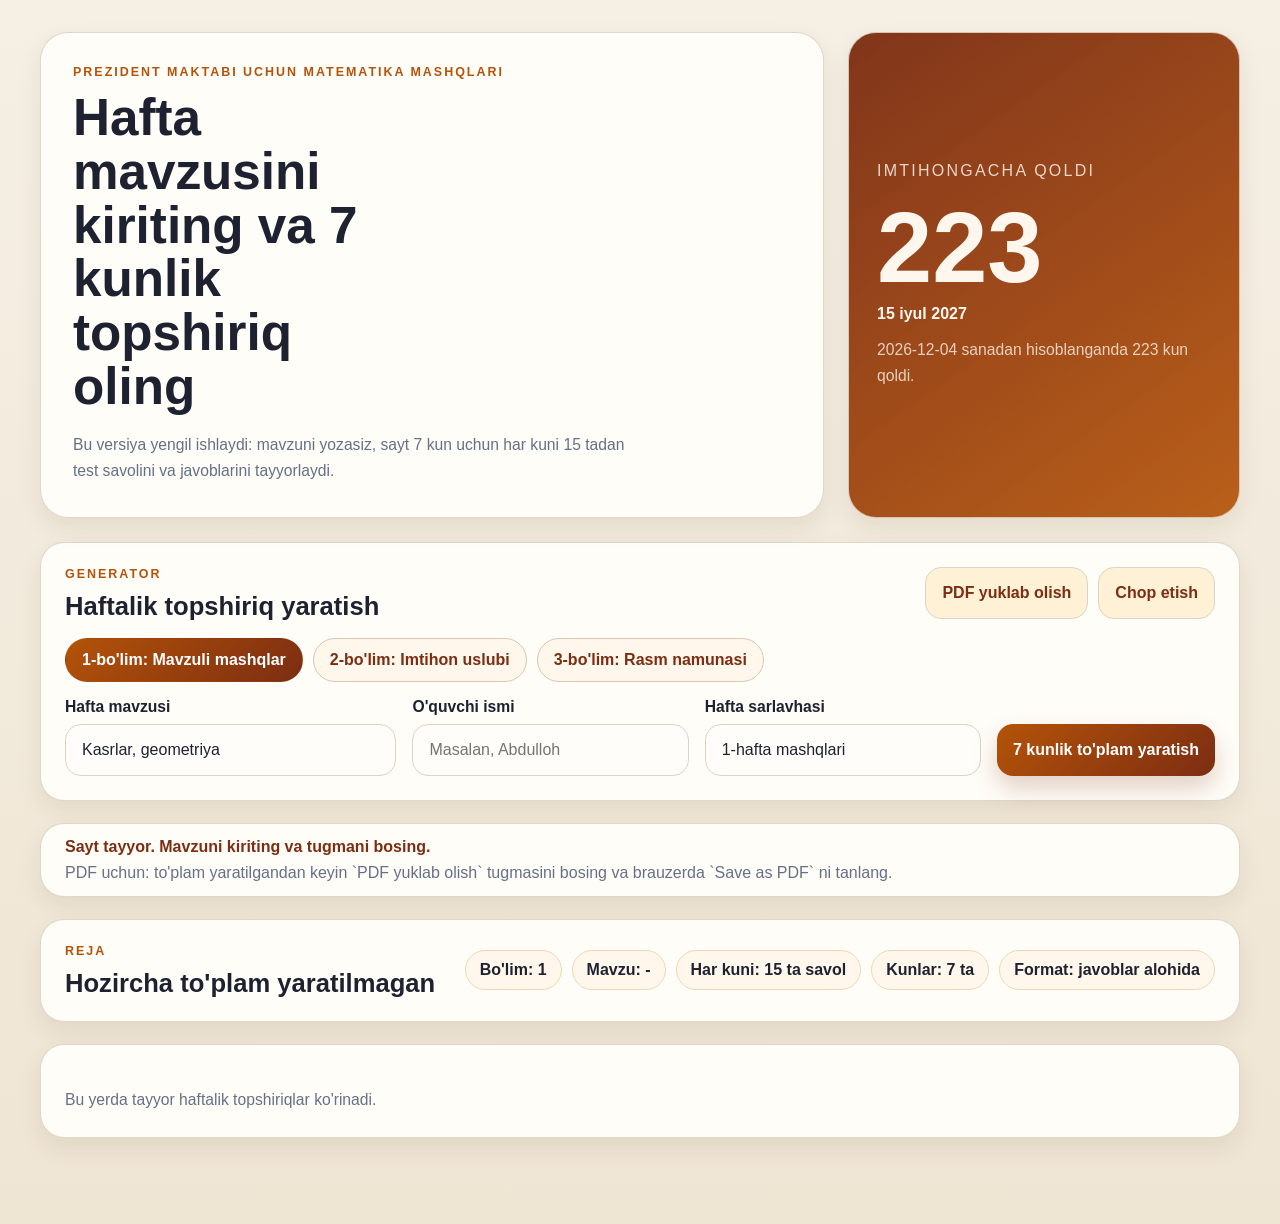
<file: index.html>
<!DOCTYPE html>
<html lang="uz">
<head>
  <meta charset="UTF-8">
  <meta name="viewport" content="width=device-width, initial-scale=1.0">
  <title>Prezident Maktabi Matematika Tayyorlov</title>
  <link rel="stylesheet" href="styles.css">
</head>
<body>
  <div class="page-shell">
    <header class="hero">
      <div class="hero-copy">
        <p class="eyebrow">Prezident maktabi uchun matematika mashqlari</p>
        <h1>Hafta mavzusini kiriting va 7 kunlik topshiriq oling</h1>
        <p class="hero-text">
          Bu versiya yengil ishlaydi: mavzuni yozasiz, sayt 7 kun uchun har kuni 15 tadan
          test savolini va javoblarini tayyorlaydi.
        </p>
      </div>

      <aside class="countdown-card">
        <p class="countdown-label">Imtihongacha qoldi</p>
        <div class="countdown-days" id="countdown-days">0</div>
        <p class="countdown-date">15 iyul 2027</p>
        <p class="countdown-note" id="countdown-note">Bugungi sana asosida hisoblanadi.</p>
      </aside>
    </header>

    <main>
      <section class="panel controls-panel">
        <div class="panel-header">
          <div>
            <p class="section-kicker">Generator</p>
            <h2>Haftalik topshiriq yaratish</h2>
          </div>
          <div class="action-row">
            <button type="button" class="ghost-button" id="pdf-button">PDF yuklab olish</button>
            <button type="button" class="ghost-button" id="print-button">Chop etish</button>
          </div>
        </div>

        <div class="mode-switch" id="mode-switch">
          <button type="button" class="mode-button active" data-mode="topic">1-bo'lim: Mavzuli mashqlar</button>
          <button type="button" class="mode-button" data-mode="exam">2-bo'lim: Imtihon uslubi</button>
          <button type="button" class="mode-button" data-mode="example">3-bo'lim: Rasm namunasi</button>
        </div>

        <form id="generator-form" class="simple-form">
          <label>
            <span>Hafta mavzusi</span>
            <input id="topic-input" type="text" value="Kasrlar, geometriya" placeholder="Masalan, kasrlar, geometriya, foizlar">
          </label>

          <label>
            <span>O'quvchi ismi</span>
            <input id="student-input" type="text" placeholder="Masalan, Abdulloh">
          </label>

          <label>
            <span>Hafta sarlavhasi</span>
            <input id="title-input" type="text" value="1-hafta mashqlari">
          </label>

          <button type="submit" class="primary-button">7 kunlik to'plam yaratish</button>
        </form>

        <div class="example-panel" id="example-panel" hidden>
          <div class="example-grid">
            <label>
              <span>Misol sahifalari rasmi</span>
              <input id="example-images" type="file" accept="image/*" multiple>
            </label>

            <label>
              <span>Misollar haqida qisqa izoh</span>
              <textarea id="example-notes" rows="4" placeholder="Masalan: kasrlar, diagramma, vaqt, mantiqiy masalalar"></textarea>
            </label>
          </div>
          <div id="example-preview" class="example-preview">
            <p class="hero-text">Rasm yuklanganda shu yerda ko'rinadi.</p>
          </div>
        </div>
      </section>

      <section class="panel status-panel">
        <p id="status-text">Sayt tayyor. Mavzuni kiriting va tugmani bosing.</p>
        <p id="pdf-help" class="status-help">PDF uchun: to'plam yaratilgandan keyin `PDF yuklab olish` tugmasini bosing va brauzerda `Save as PDF` ni tanlang.</p>
      </section>

      <section class="panel summary-panel">
        <div>
          <p class="section-kicker">Reja</p>
          <h2 id="summary-title">Hozircha to'plam yaratilmagan</h2>
        </div>
        <div class="summary-pills">
          <span class="pill" id="summary-mode">Bo'lim: 1</span>
          <span class="pill" id="summary-topic">Mavzu: -</span>
          <span class="pill">Har kuni: 15 ta savol</span>
          <span class="pill">Kunlar: 7 ta</span>
          <span class="pill">Format: javoblar alohida</span>
        </div>
      </section>

      <section class="panel" id="result-panel">
        <div id="result-content" class="result-content">
          <p class="hero-text">Bu yerda tayyor haftalik topshiriqlar ko'rinadi.</p>
        </div>
      </section>
    </main>
  </div>

  <script src="script.js"></script>
</body>
</html>
</file>
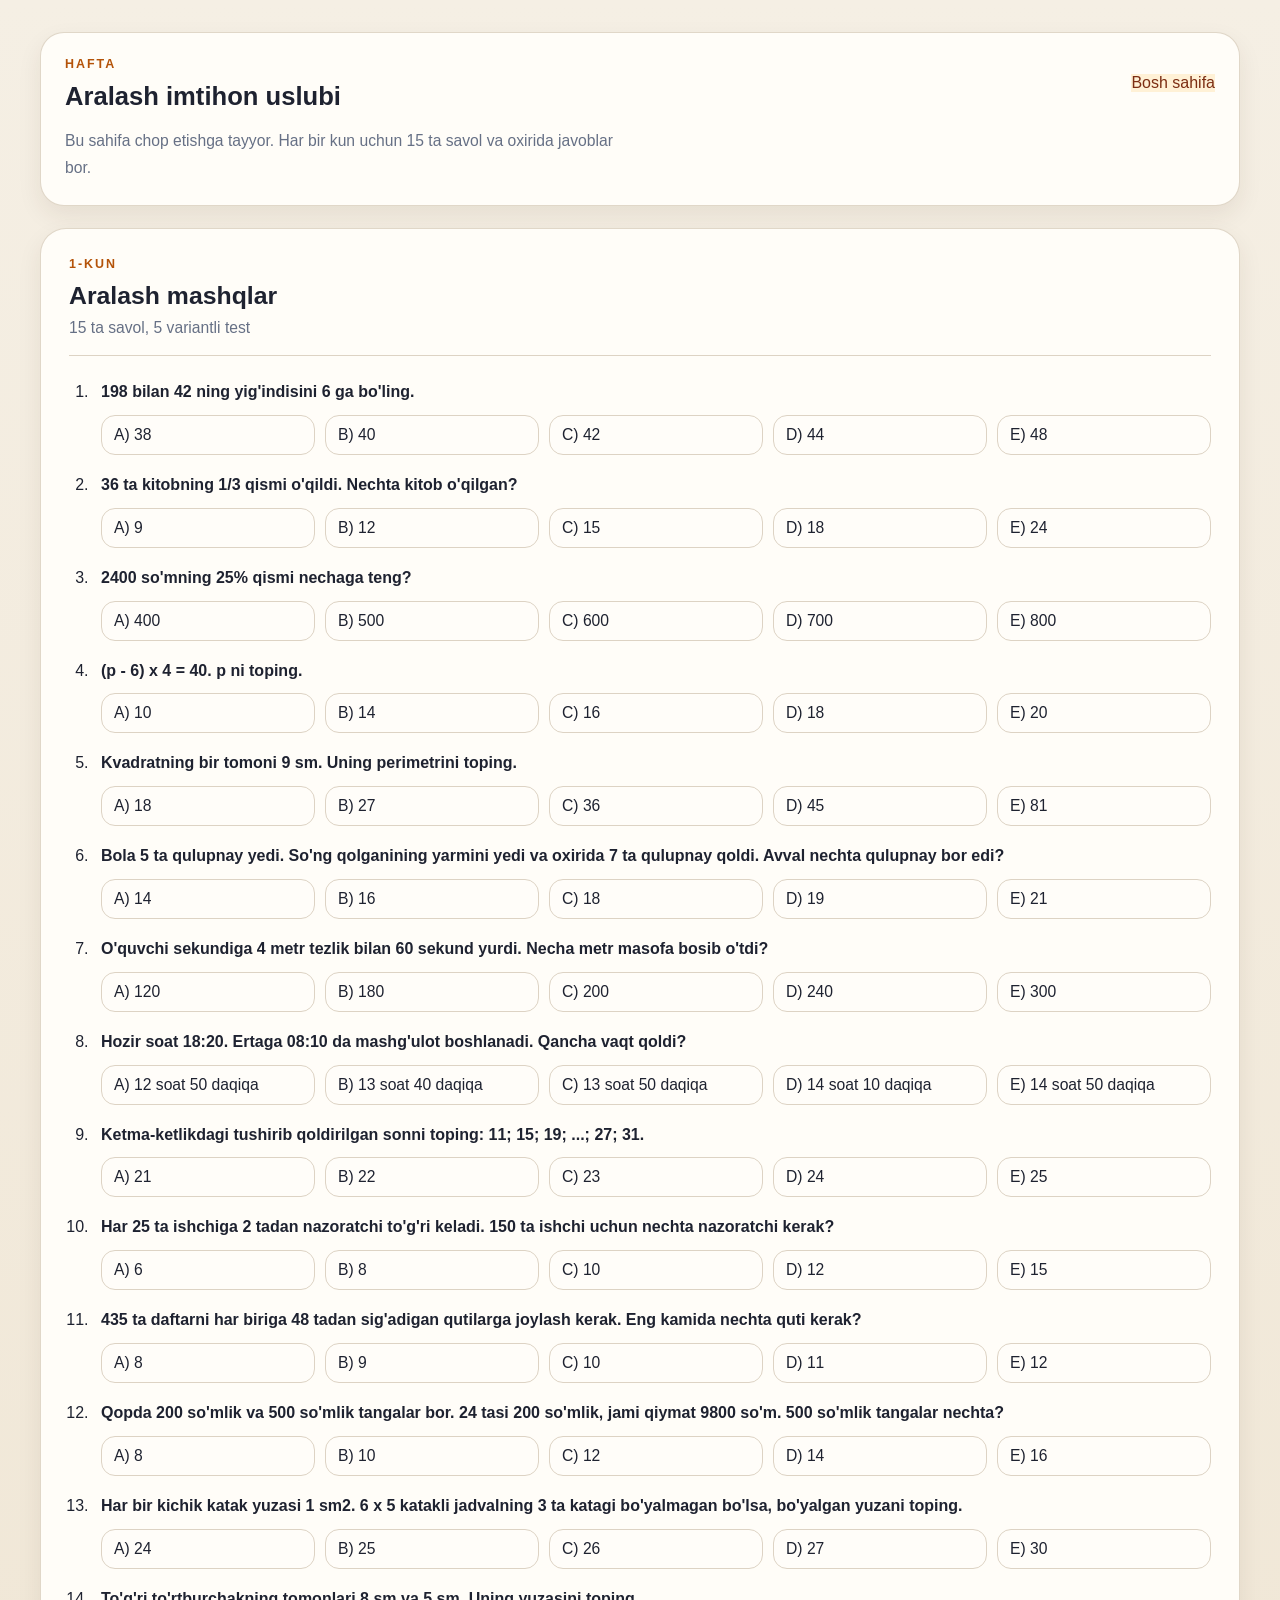
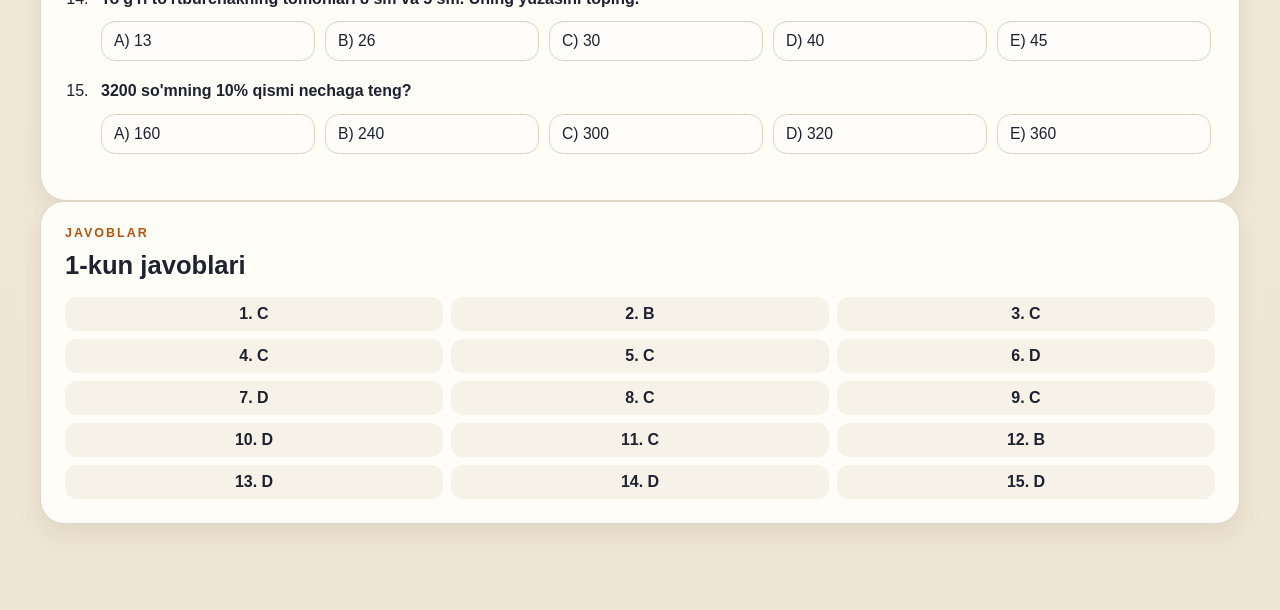
<file: week-aralash.html>
<!DOCTYPE html>
<html lang="uz">
<head>
  <meta charset="UTF-8">
  <meta name="viewport" content="width=device-width, initial-scale=1.0">
  <title>Aralash Hafta</title>
  <link rel="stylesheet" href="styles.css">
</head>
<body>
  <div class="page-shell">
    <section class="panel">
      <div class="panel-header">
        <div>
          <p class="section-kicker">Hafta</p>
          <h2>Aralash imtihon uslubi</h2>
        </div>
        <a class="ghost-button link-button" href="index.html">Bosh sahifa</a>
      </div>
      <p class="hero-text">Bu sahifa chop etishga tayyor. Har bir kun uchun 15 ta savol va oxirida javoblar bor.</p>
    </section>

    <section class="sheet">
      <header class="sheet-header">
        <div>
          <p class="sheet-kicker">1-kun</p>
          <h3>Aralash mashqlar</h3>
          <p class="sheet-meta">15 ta savol, 5 variantli test</p>
        </div>
      </header>
      <ol class="question-list">
        <li><div class="question-text">198 bilan 42 ning yig'indisini 6 ga bo'ling.</div><div class="question-options"><div class="option-chip">A) 38</div><div class="option-chip">B) 40</div><div class="option-chip">C) 42</div><div class="option-chip">D) 44</div><div class="option-chip">E) 48</div></div></li>
        <li><div class="question-text">36 ta kitobning 1/3 qismi o'qildi. Nechta kitob o'qilgan?</div><div class="question-options"><div class="option-chip">A) 9</div><div class="option-chip">B) 12</div><div class="option-chip">C) 15</div><div class="option-chip">D) 18</div><div class="option-chip">E) 24</div></div></li>
        <li><div class="question-text">2400 so'mning 25% qismi nechaga teng?</div><div class="question-options"><div class="option-chip">A) 400</div><div class="option-chip">B) 500</div><div class="option-chip">C) 600</div><div class="option-chip">D) 700</div><div class="option-chip">E) 800</div></div></li>
        <li><div class="question-text">(p - 6) x 4 = 40. p ni toping.</div><div class="question-options"><div class="option-chip">A) 10</div><div class="option-chip">B) 14</div><div class="option-chip">C) 16</div><div class="option-chip">D) 18</div><div class="option-chip">E) 20</div></div></li>
        <li><div class="question-text">Kvadratning bir tomoni 9 sm. Uning perimetrini toping.</div><div class="question-options"><div class="option-chip">A) 18</div><div class="option-chip">B) 27</div><div class="option-chip">C) 36</div><div class="option-chip">D) 45</div><div class="option-chip">E) 81</div></div></li>
        <li><div class="question-text">Bola 5 ta qulupnay yedi. So'ng qolganining yarmini yedi va oxirida 7 ta qulupnay qoldi. Avval nechta qulupnay bor edi?</div><div class="question-options"><div class="option-chip">A) 14</div><div class="option-chip">B) 16</div><div class="option-chip">C) 18</div><div class="option-chip">D) 19</div><div class="option-chip">E) 21</div></div></li>
        <li><div class="question-text">O'quvchi sekundiga 4 metr tezlik bilan 60 sekund yurdi. Necha metr masofa bosib o'tdi?</div><div class="question-options"><div class="option-chip">A) 120</div><div class="option-chip">B) 180</div><div class="option-chip">C) 200</div><div class="option-chip">D) 240</div><div class="option-chip">E) 300</div></div></li>
        <li><div class="question-text">Hozir soat 18:20. Ertaga 08:10 da mashg'ulot boshlanadi. Qancha vaqt qoldi?</div><div class="question-options"><div class="option-chip">A) 12 soat 50 daqiqa</div><div class="option-chip">B) 13 soat 40 daqiqa</div><div class="option-chip">C) 13 soat 50 daqiqa</div><div class="option-chip">D) 14 soat 10 daqiqa</div><div class="option-chip">E) 14 soat 50 daqiqa</div></div></li>
        <li><div class="question-text">Ketma-ketlikdagi tushirib qoldirilgan sonni toping: 11; 15; 19; ...; 27; 31.</div><div class="question-options"><div class="option-chip">A) 21</div><div class="option-chip">B) 22</div><div class="option-chip">C) 23</div><div class="option-chip">D) 24</div><div class="option-chip">E) 25</div></div></li>
        <li><div class="question-text">Har 25 ta ishchiga 2 tadan nazoratchi to'g'ri keladi. 150 ta ishchi uchun nechta nazoratchi kerak?</div><div class="question-options"><div class="option-chip">A) 6</div><div class="option-chip">B) 8</div><div class="option-chip">C) 10</div><div class="option-chip">D) 12</div><div class="option-chip">E) 15</div></div></li>
        <li><div class="question-text">435 ta daftarni har biriga 48 tadan sig'adigan qutilarga joylash kerak. Eng kamida nechta quti kerak?</div><div class="question-options"><div class="option-chip">A) 8</div><div class="option-chip">B) 9</div><div class="option-chip">C) 10</div><div class="option-chip">D) 11</div><div class="option-chip">E) 12</div></div></li>
        <li><div class="question-text">Qopda 200 so'mlik va 500 so'mlik tangalar bor. 24 tasi 200 so'mlik, jami qiymat 9800 so'm. 500 so'mlik tangalar nechta?</div><div class="question-options"><div class="option-chip">A) 8</div><div class="option-chip">B) 10</div><div class="option-chip">C) 12</div><div class="option-chip">D) 14</div><div class="option-chip">E) 16</div></div></li>
        <li><div class="question-text">Har bir kichik katak yuzasi 1 sm2. 6 x 5 katakli jadvalning 3 ta katagi bo'yalmagan bo'lsa, bo'yalgan yuzani toping.</div><div class="question-options"><div class="option-chip">A) 24</div><div class="option-chip">B) 25</div><div class="option-chip">C) 26</div><div class="option-chip">D) 27</div><div class="option-chip">E) 30</div></div></li>
        <li><div class="question-text">To'g'ri to'rtburchakning tomonlari 8 sm va 5 sm. Uning yuzasini toping.</div><div class="question-options"><div class="option-chip">A) 13</div><div class="option-chip">B) 26</div><div class="option-chip">C) 30</div><div class="option-chip">D) 40</div><div class="option-chip">E) 45</div></div></li>
        <li><div class="question-text">3200 so'mning 10% qismi nechaga teng?</div><div class="question-options"><div class="option-chip">A) 160</div><div class="option-chip">B) 240</div><div class="option-chip">C) 300</div><div class="option-chip">D) 320</div><div class="option-chip">E) 360</div></div></li>
      </ol>
    </section>

    <section class="panel answers-panel">
      <div class="panel-header">
        <div>
          <p class="section-kicker">Javoblar</p>
          <h2>1-kun javoblari</h2>
        </div>
      </div>
      <div class="answer-list">
        <div class="answer-item">1. C</div><div class="answer-item">2. B</div><div class="answer-item">3. C</div><div class="answer-item">4. C</div><div class="answer-item">5. C</div>
        <div class="answer-item">6. D</div><div class="answer-item">7. D</div><div class="answer-item">8. C</div><div class="answer-item">9. C</div><div class="answer-item">10. D</div>
        <div class="answer-item">11. C</div><div class="answer-item">12. B</div><div class="answer-item">13. D</div><div class="answer-item">14. D</div><div class="answer-item">15. D</div>
      </div>
    </section>
  </div>
</body>
</html>
</file>
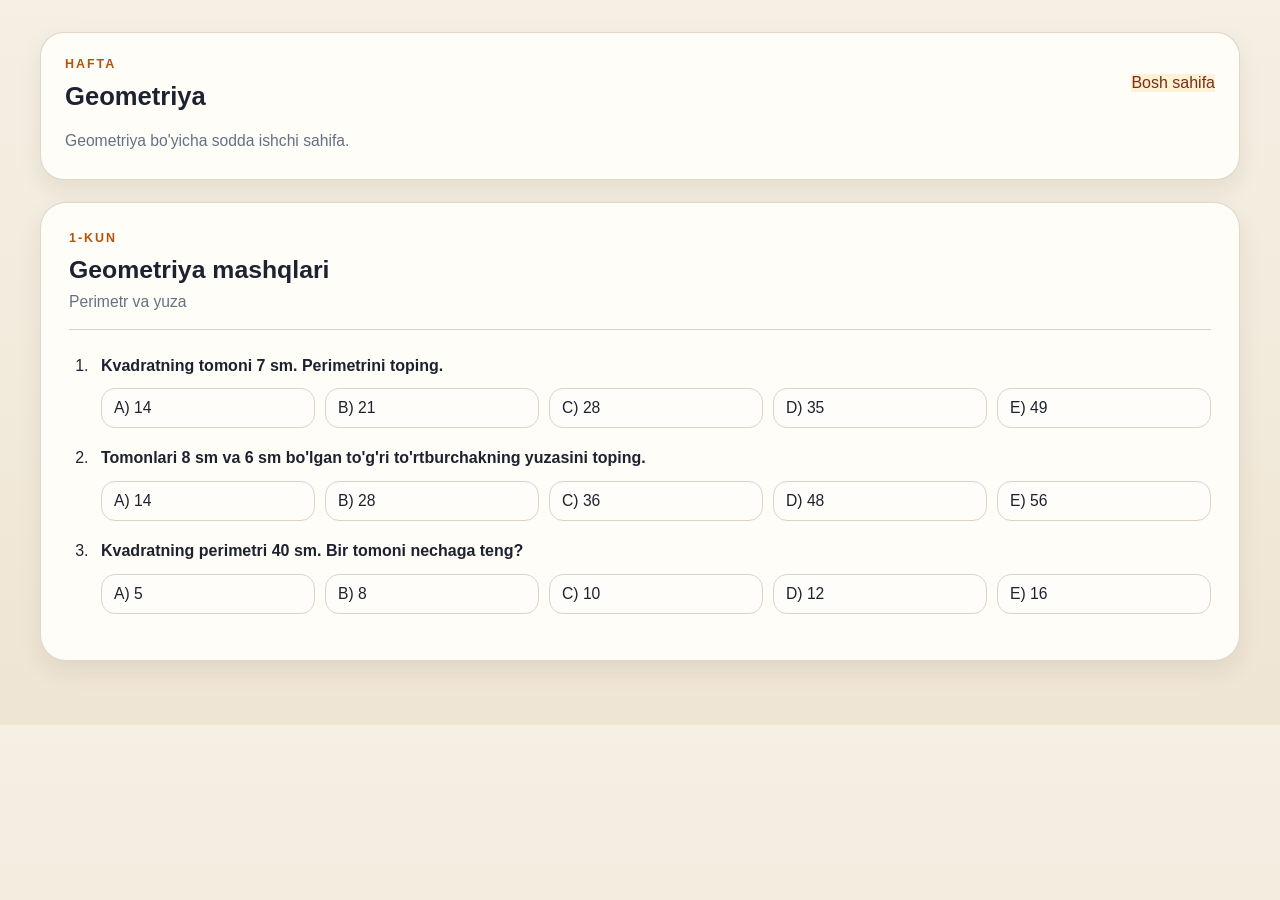
<file: week-geometriya.html>
<!DOCTYPE html>
<html lang="uz">
<head>
  <meta charset="UTF-8">
  <meta name="viewport" content="width=device-width, initial-scale=1.0">
  <title>Geometriya Hafta</title>
  <link rel="stylesheet" href="styles.css">
</head>
<body>
  <div class="page-shell">
    <section class="panel">
      <div class="panel-header">
        <div>
          <p class="section-kicker">Hafta</p>
          <h2>Geometriya</h2>
        </div>
        <a class="ghost-button link-button" href="index.html">Bosh sahifa</a>
      </div>
      <p class="hero-text">Geometriya bo'yicha sodda ishchi sahifa.</p>
    </section>

    <section class="sheet">
      <header class="sheet-header">
        <div>
          <p class="sheet-kicker">1-kun</p>
          <h3>Geometriya mashqlari</h3>
          <p class="sheet-meta">Perimetr va yuza</p>
        </div>
      </header>
      <ol class="question-list">
        <li><div class="question-text">Kvadratning tomoni 7 sm. Perimetrini toping.</div><div class="question-options"><div class="option-chip">A) 14</div><div class="option-chip">B) 21</div><div class="option-chip">C) 28</div><div class="option-chip">D) 35</div><div class="option-chip">E) 49</div></div></li>
        <li><div class="question-text">Tomonlari 8 sm va 6 sm bo'lgan to'g'ri to'rtburchakning yuzasini toping.</div><div class="question-options"><div class="option-chip">A) 14</div><div class="option-chip">B) 28</div><div class="option-chip">C) 36</div><div class="option-chip">D) 48</div><div class="option-chip">E) 56</div></div></li>
        <li><div class="question-text">Kvadratning perimetri 40 sm. Bir tomoni nechaga teng?</div><div class="question-options"><div class="option-chip">A) 5</div><div class="option-chip">B) 8</div><div class="option-chip">C) 10</div><div class="option-chip">D) 12</div><div class="option-chip">E) 16</div></div></li>
      </ol>
    </section>
  </div>
</body>
</html>
</file>
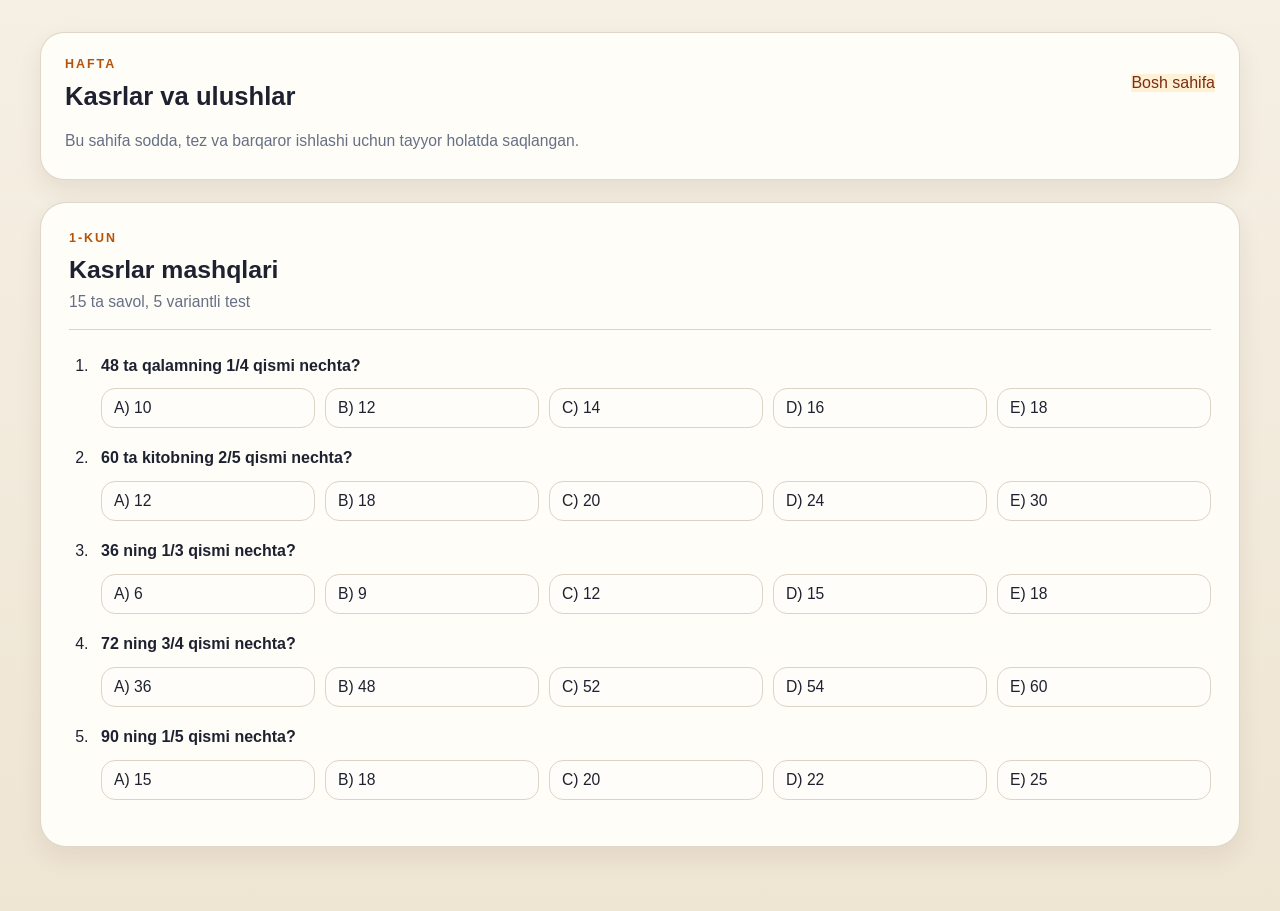
<file: week-kasrlar.html>
<!DOCTYPE html>
<html lang="uz">
<head>
  <meta charset="UTF-8">
  <meta name="viewport" content="width=device-width, initial-scale=1.0">
  <title>Kasrlar Hafta</title>
  <link rel="stylesheet" href="styles.css">
</head>
<body>
  <div class="page-shell">
    <section class="panel">
      <div class="panel-header">
        <div>
          <p class="section-kicker">Hafta</p>
          <h2>Kasrlar va ulushlar</h2>
        </div>
        <a class="ghost-button link-button" href="index.html">Bosh sahifa</a>
      </div>
      <p class="hero-text">Bu sahifa sodda, tez va barqaror ishlashi uchun tayyor holatda saqlangan.</p>
    </section>

    <section class="sheet">
      <header class="sheet-header">
        <div>
          <p class="sheet-kicker">1-kun</p>
          <h3>Kasrlar mashqlari</h3>
          <p class="sheet-meta">15 ta savol, 5 variantli test</p>
        </div>
      </header>
      <ol class="question-list">
        <li><div class="question-text">48 ta qalamning 1/4 qismi nechta?</div><div class="question-options"><div class="option-chip">A) 10</div><div class="option-chip">B) 12</div><div class="option-chip">C) 14</div><div class="option-chip">D) 16</div><div class="option-chip">E) 18</div></div></li>
        <li><div class="question-text">60 ta kitobning 2/5 qismi nechta?</div><div class="question-options"><div class="option-chip">A) 12</div><div class="option-chip">B) 18</div><div class="option-chip">C) 20</div><div class="option-chip">D) 24</div><div class="option-chip">E) 30</div></div></li>
        <li><div class="question-text">36 ning 1/3 qismi nechta?</div><div class="question-options"><div class="option-chip">A) 6</div><div class="option-chip">B) 9</div><div class="option-chip">C) 12</div><div class="option-chip">D) 15</div><div class="option-chip">E) 18</div></div></li>
        <li><div class="question-text">72 ning 3/4 qismi nechta?</div><div class="question-options"><div class="option-chip">A) 36</div><div class="option-chip">B) 48</div><div class="option-chip">C) 52</div><div class="option-chip">D) 54</div><div class="option-chip">E) 60</div></div></li>
        <li><div class="question-text">90 ning 1/5 qismi nechta?</div><div class="question-options"><div class="option-chip">A) 15</div><div class="option-chip">B) 18</div><div class="option-chip">C) 20</div><div class="option-chip">D) 22</div><div class="option-chip">E) 25</div></div></li>
      </ol>
    </section>
  </div>
</body>
</html>
</file>
<file: styles.css>
:root {
  --bg: #f6f1e8;
  --paper: #fffdf8;
  --ink: #1e2230;
  --muted: #667085;
  --line: #ddd3c4;
  --accent: #b45309;
  --accent-strong: #7c2d12;
  --accent-soft: #fff1d6;
  --shadow: 0 18px 50px rgba(64, 39, 14, 0.12);
}

* {
  box-sizing: border-box;
}

body {
  margin: 0;
  font-family: "Segoe UI", "Arial", sans-serif;
  color: var(--ink);
  background: linear-gradient(180deg, #f5efe4 0%, #efe5d3 100%);
}

.page-shell {
  width: min(1200px, calc(100% - 32px));
  margin: 0 auto;
  padding: 32px 0 64px;
}

.hero {
  display: grid;
  grid-template-columns: 1.8fr 0.9fr;
  gap: 24px;
  align-items: stretch;
  margin-bottom: 24px;
}

.hero-copy,
.countdown-card,
.panel,
.sheet {
  background: #fffdf8;
  border: 1px solid rgba(221, 211, 196, 0.9);
  box-shadow: 0 10px 24px rgba(64, 39, 14, 0.08);
}

.hero-copy {
  border-radius: 28px;
  padding: 32px;
}

.eyebrow,
.section-kicker,
.sheet-kicker {
  margin: 0 0 12px;
  color: var(--accent);
  text-transform: uppercase;
  letter-spacing: 0.16em;
  font-size: 0.78rem;
  font-weight: 800;
}

h1,
h2,
h3 {
  margin: 0;
  font-family: "Trebuchet MS", "Segoe UI", sans-serif;
  line-height: 1.05;
}

h1 {
  font-size: clamp(2.4rem, 4vw, 4.2rem);
  max-width: 12ch;
}

h2 {
  font-size: clamp(1.4rem, 2vw, 2rem);
}

h3 {
  font-size: 1.55rem;
}

.hero-text,
.countdown-note,
.sheet-meta,
.question-options,
.answers-grid,
label span,
input,
select,
button {
  font-size: 0.98rem;
}

.hero-text {
  max-width: 64ch;
  line-height: 1.7;
  margin: 18px 0 0;
  color: var(--muted);
}

.countdown-card {
  border-radius: 28px;
  padding: 28px;
  display: flex;
  flex-direction: column;
  justify-content: center;
  background:
    linear-gradient(145deg, rgba(124, 45, 18, 0.96), rgba(180, 83, 9, 0.92));
  color: #fff7ed;
}

.countdown-label,
.countdown-date,
.countdown-note {
  margin: 0;
}

.countdown-label {
  text-transform: uppercase;
  letter-spacing: 0.14em;
  opacity: 0.82;
}

.countdown-days {
  font-family: "Trebuchet MS", "Segoe UI", sans-serif;
  font-size: clamp(4rem, 9vw, 6.2rem);
  font-weight: 700;
  line-height: 1;
  margin: 18px 0 8px;
}

.countdown-date {
  font-weight: 700;
}

.countdown-note {
  margin-top: 14px;
  opacity: 0.78;
  line-height: 1.6;
}

.panel {
  border-radius: 24px;
  padding: 24px;
  margin-bottom: 22px;
}

.panel-header {
  display: flex;
  justify-content: space-between;
  align-items: center;
  gap: 16px;
  margin-bottom: 18px;
}

.action-row {
  display: flex;
  gap: 10px;
  flex-wrap: wrap;
}

.controls-grid {
  display: grid;
  grid-template-columns: repeat(5, minmax(0, 1fr));
  gap: 16px;
  align-items: end;
}

.simple-form {
  display: grid;
  grid-template-columns: 1.2fr 1fr 1fr auto;
  gap: 16px;
  align-items: end;
}

.mode-switch {
  display: flex;
  gap: 10px;
  flex-wrap: wrap;
  margin-bottom: 16px;
}

.mode-button {
  min-height: 44px;
  padding: 0 16px;
  border-radius: 999px;
  border: 1px solid #d9c8af;
  background: #fff7eb;
  color: var(--accent-strong);
  font-weight: 700;
}

.mode-button.active {
  background: linear-gradient(135deg, var(--accent) 0%, var(--accent-strong) 100%);
  color: white;
  border-color: transparent;
}

.example-panel {
  margin-top: 18px;
  padding-top: 18px;
  border-top: 1px solid var(--line);
}

.example-grid {
  display: grid;
  grid-template-columns: 1fr 1fr;
  gap: 16px;
  align-items: start;
}

label {
  display: flex;
  flex-direction: column;
  gap: 8px;
}

label span {
  font-weight: 700;
}

input,
select,
button {
  min-height: 52px;
  border-radius: 16px;
  border: 1px solid var(--line);
  padding: 0 16px;
  font: inherit;
}

textarea {
  border-radius: 16px;
  border: 1px solid var(--line);
  padding: 12px 16px;
  font: inherit;
  background: #fffdfa;
  color: var(--ink);
  resize: vertical;
}

input,
select {
  background: #fffdfa;
  color: var(--ink);
}

button {
  cursor: pointer;
  font-weight: 800;
  transition: transform 160ms ease, box-shadow 160ms ease, background 160ms ease;
}

.link-button {
  display: inline-flex;
  align-items: center;
  justify-content: center;
  text-decoration: none;
}

button:hover {
  transform: translateY(-1px);
}

.primary-button {
  background: linear-gradient(135deg, var(--accent) 0%, var(--accent-strong) 100%);
  color: white;
  border: none;
  box-shadow: 0 12px 24px rgba(124, 45, 18, 0.22);
}

.ghost-button {
  background: var(--accent-soft);
  color: var(--accent-strong);
}

.summary-panel {
  display: flex;
  justify-content: space-between;
  gap: 16px;
  align-items: center;
}

.status-panel {
  padding-top: 14px;
  padding-bottom: 14px;
}

.topic-grid {
  display: grid;
  grid-template-columns: repeat(auto-fit, minmax(220px, 1fr));
  gap: 16px;
}

.topic-card {
  display: flex;
  flex-direction: column;
  gap: 8px;
  padding: 20px;
  border-radius: 18px;
  border: 1px solid #d9c8af;
  background: #fff7eb;
  text-decoration: none;
  color: var(--ink);
}

.topic-card strong {
  font-size: 1.05rem;
}

.topic-card span {
  color: var(--muted);
}

#status-text {
  margin: 0;
  font-weight: 700;
  color: var(--accent-strong);
}

.status-help {
  margin: 8px 0 0;
  color: var(--muted);
}

.example-preview {
  margin-top: 16px;
  display: grid;
  grid-template-columns: repeat(auto-fit, minmax(160px, 1fr));
  gap: 14px;
}

.preview-card {
  border: 1px solid var(--line);
  border-radius: 16px;
  background: #fff7eb;
  padding: 12px;
}

.preview-card img {
  width: 100%;
  height: 160px;
  object-fit: cover;
  border-radius: 12px;
  display: block;
  margin-bottom: 8px;
}

.preview-name {
  font-size: 0.9rem;
  color: var(--muted);
  word-break: break-word;
}

.summary-pills {
  display: flex;
  flex-wrap: wrap;
  gap: 10px;
  justify-content: flex-end;
}

.pill,
.sheet-badge {
  display: inline-flex;
  align-items: center;
  border-radius: 999px;
  padding: 10px 14px;
  font-weight: 700;
}

.pill {
  background: #fff7eb;
  border: 1px solid #ecd9b4;
}

.worksheets {
  display: grid;
  gap: 20px;
}

.result-content {
  display: grid;
  gap: 20px;
}

.day-buttons {
  display: flex;
  flex-wrap: wrap;
  gap: 10px;
}

.day-button {
  min-height: 44px;
  padding: 0 14px;
  border-radius: 999px;
  border: 1px solid #d9c8af;
  background: #fff7eb;
  color: var(--accent-strong);
  font-weight: 700;
}

.day-button.active {
  background: linear-gradient(135deg, var(--accent) 0%, var(--accent-strong) 100%);
  color: #fff;
  border-color: transparent;
}

.sheet {
  border-radius: 26px;
  padding: 28px;
}

.sheet-header {
  display: flex;
  justify-content: space-between;
  gap: 18px;
  padding-bottom: 18px;
  border-bottom: 1px solid var(--line);
  margin-bottom: 24px;
}

.sheet-meta {
  margin: 10px 0 0;
  color: var(--muted);
}

.sheet-side {
  display: flex;
  flex-direction: column;
  align-items: flex-end;
  gap: 8px;
}

.sheet-badge {
  background: var(--accent-soft);
  color: var(--accent-strong);
}

.sheet-badge.light {
  background: #f4efe6;
  color: #6b5d4d;
}

.question-list {
  margin: 0;
  padding-left: 24px;
  display: block;
}

.question-list li {
  padding-left: 8px;
  margin-bottom: 18px;
}

.question-text {
  font-weight: 600;
  line-height: 1.55;
}

.question-options {
  display: grid;
  grid-template-columns: repeat(5, minmax(0, 1fr));
  gap: 10px;
  margin-top: 10px;
}

.solution-space {
  margin-top: 12px;
  min-height: 36px;
  border-bottom: 1px dashed #ccbda7;
}

.option-chip {
  border: 1px solid var(--line);
  border-radius: 14px;
  padding: 10px 12px;
  background: #fffdf9;
}

.answers-grid {
  display: grid;
  grid-template-columns: repeat(auto-fit, minmax(220px, 1fr));
  gap: 18px;
}

.answer-card {
  border: 1px solid var(--line);
  border-radius: 20px;
  padding: 18px;
  background: #fffdfa;
}

.answer-card h3 {
  font-size: 1.15rem;
  margin-bottom: 12px;
}

.answer-list {
  display: grid;
  grid-template-columns: repeat(3, minmax(0, 1fr));
  gap: 8px;
}

.answer-item {
  border-radius: 12px;
  padding: 8px 10px;
  background: #f7f2e8;
  font-weight: 700;
  text-align: center;
}

@media (max-width: 980px) {
  .hero,
  .summary-panel {
    grid-template-columns: 1fr;
    display: grid;
  }

  .controls-grid {
    grid-template-columns: 1fr 1fr;
  }

  .simple-form {
    grid-template-columns: 1fr 1fr;
  }

  .example-grid {
    grid-template-columns: 1fr;
  }

  .panel-header,
  .sheet-header {
    flex-direction: column;
    align-items: flex-start;
  }

  .sheet-side {
    align-items: flex-start;
  }

  .question-options {
    grid-template-columns: 1fr;
  }
}

@media (max-width: 640px) {
  .page-shell {
    width: min(100% - 20px, 100%);
    padding-top: 18px;
  }

  .hero-copy,
  .countdown-card,
  .panel,
  .sheet {
    padding: 20px;
    border-radius: 22px;
  }

  .controls-grid {
    grid-template-columns: 1fr;
  }

  .simple-form {
    grid-template-columns: 1fr;
  }

  .answer-list {
    grid-template-columns: repeat(2, minmax(0, 1fr));
  }
}

@media print {
  @page {
    size: A4;
    margin: 8mm;
  }

  body {
    background: white;
    font-size: 11px;
  }

  .page-shell {
    width: 100%;
    margin: 0;
    padding: 0;
  }

  .hero,
  .controls-panel,
  .summary-panel,
  .status-panel,
  .answers-panel,
  #print-button,
  #pdf-button {
    display: none;
  }

  .panel,
  .sheet {
    box-shadow: none;
    border: none;
    background: white;
  }

  .panel {
    padding: 0;
    margin: 0;
  }

  .sheet {
    border-radius: 0;
    padding: 4mm 4mm;
    margin: 0;
    page-break-after: always;
    break-after: auto;
    page-break-inside: avoid;
    break-inside: avoid;
  }

  .sheet:last-of-type {
    page-break-after: auto;
  }

  .sheet-header {
    padding-bottom: 2mm;
    margin-bottom: 3mm;
  }

  .sheet-kicker {
    margin-bottom: 2mm;
    font-size: 9px;
  }

  .sheet h3 {
    font-size: 18px;
  }

  .sheet-meta {
    margin-top: 2mm;
    font-size: 10px;
  }

  .sheet-badge {
    padding: 4px 8px;
    font-size: 9px;
  }

  .question-list {
    padding-left: 5mm;
    display: block;
  }

  .question-list li {
    padding-left: 2mm;
    margin-bottom: 2mm;
  }

  .question-text {
    font-size: 11px;
    line-height: 1.25;
    font-weight: 600;
  }

  .solution-space {
    margin-top: 1.5mm;
    min-height: 5mm;
  }

  .question-options {
    display: block;
  }
}
</file>
